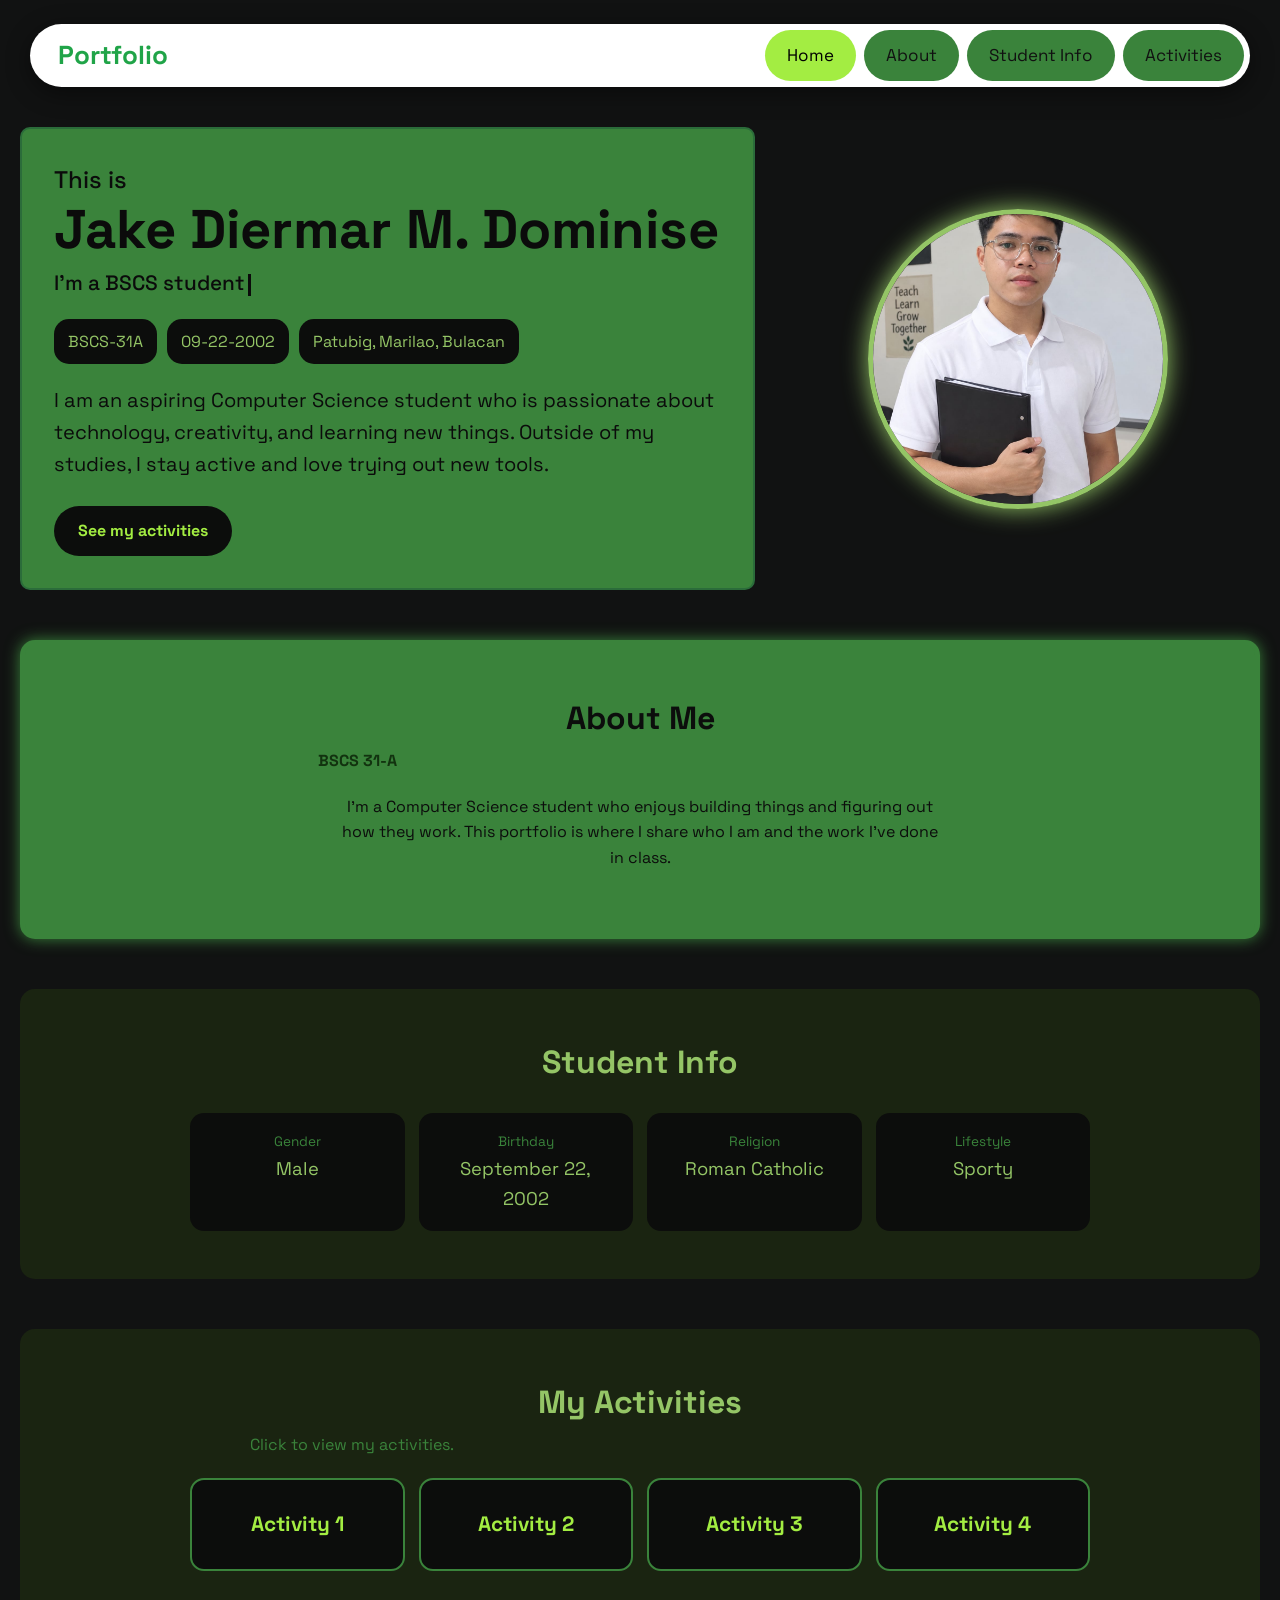
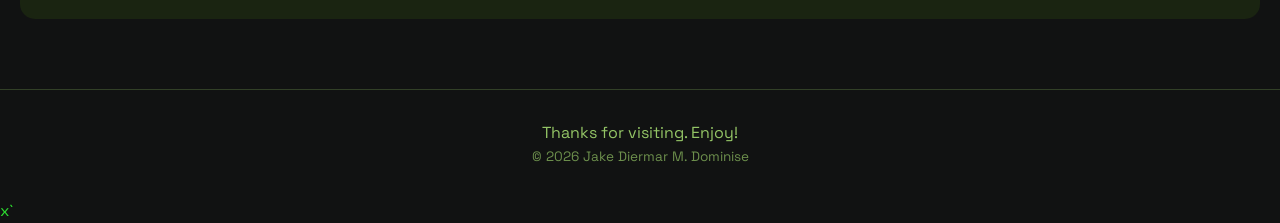
<file: index.html>
<!DOCTYPE html>
<html lang="en">
<head>
    <meta charset="UTF-8">
    <meta name="viewport" content="width=device-width, initial-scale=1.0">
    <meta name="description" content="Portfolio of Jake Diermar M. Dominise, BSCS student.">
    <title>Jake Diermar M. Dominise | Portfolio</title>
    <link rel="preconnect" href="https://fonts.googleapis.com">
    <link rel="preconnect" href="https://fonts.gstatic.com" crossorigin>
    <link href="https://fonts.googleapis.com/css2?family=Space+Grotesk:wght@400;500;700&display=swap" rel="stylesheet">
    <link rel="stylesheet" href="style.css">
</head>
<body>
    <a class="skip" href="#main">Skip to content</a>

    <nav class="nav" aria-label="Main">
        <span class="brand">Portfolio</span>
        <button class="menu-btn" id="menuBtn" aria-expanded="false" aria-controls="navLinks" aria-label="Toggle menu">
            <span></span><span></span><span></span>
        </button>
        <div class="links" id="navLinks">
            <a href="#home">Home</a>
            <a href="#about">About</a>
            <a href="#student-info">Student Info</a>
            <a href="#activities">Activities</a>
        </div>
    </nav>

    <main id="main">
        <div class="content" id="home">
            <section class="hero">
                <h2>This is</h2>
                <h1>Jake Diermar M. Dominise</h1>
                <p class="role">I'm a <span id="typed"></span><span class="caret" aria-hidden="true"></span></p>
                <div class="other">
                    <p class="chip">BSCS-31A</p>
                    <p class="chip">09-22-2002</p>
                    <p class="chip">Patubig, Marilao, Bulacan</p>
                </div>
                <p class="intro">
                    I am an aspiring Computer Science student who is passionate about technology, creativity,
                    and learning new things. Outside of my studies, I stay active and love trying out new tools.
                </p>
                <a class="btn" href="#activities">See my activities</a>
            </section>
            <aside>
                <div class="photo" id="photo">
                    <img src="image.jpeg" alt="Portrait of Jake Diermar M. Dominise" class="image" id="photoImg">
                    <span class="initials" aria-hidden="true">JD</span>
                </div>
            </aside>
        </div>

        <div class="panel" id="about">
            <h2>About Me</h2>
            <p class="sub">BSCS 31-A</p>
            <p>
                I'm a Computer Science student who enjoys building things and figuring out how they work.
                This portfolio is where I share who I am and the work I've done in class.
            </p>
        </div>

        <div class="panel" id="student-info">
            <h2>Student Info</h2>
            <ul class="info">
                <li><span>Gender</span>Male</li>
                <li><span>Birthday</span>September 22, 2002</li>
                <li><span>Religion</span>Roman Catholic</li>
                <li><span>Lifestyle</span>Sporty</li>
            </ul>
        </div>

        <div class="panel" id="activities">
            <h2>My Activities</h2>
            <p class="sub">Click to view my activities.</p>
            <div class="cards">
                <a class="card" href="./Act1/Sample.html" target="_blank" rel="noopener">Activity 1</a>
                <a class="card" href="./Act2/activity.html" target="_blank" rel="noopener">Activity 2</a>
                <a class="card" href="./Act3/act.html" target="_blank" rel="noopener">Activity 3</a>
                <a class="card" href="./Act4/act3.html" target="_blank" rel="noopener">Activity 4</a>
            </div>
        </div>
    </main>

    <footer>
        <p>Thanks for visiting. Enjoy!</p>
        <p class="copy">&copy; <span id="year"></span> Jake Diermar M. Dominise</p>
    </footer>

    <button class="to-top" id="toTop" aria-label="Back to top">&uarr;</button>
    <script src="script.js" defer></script>
</body>
</html>x`
</file>
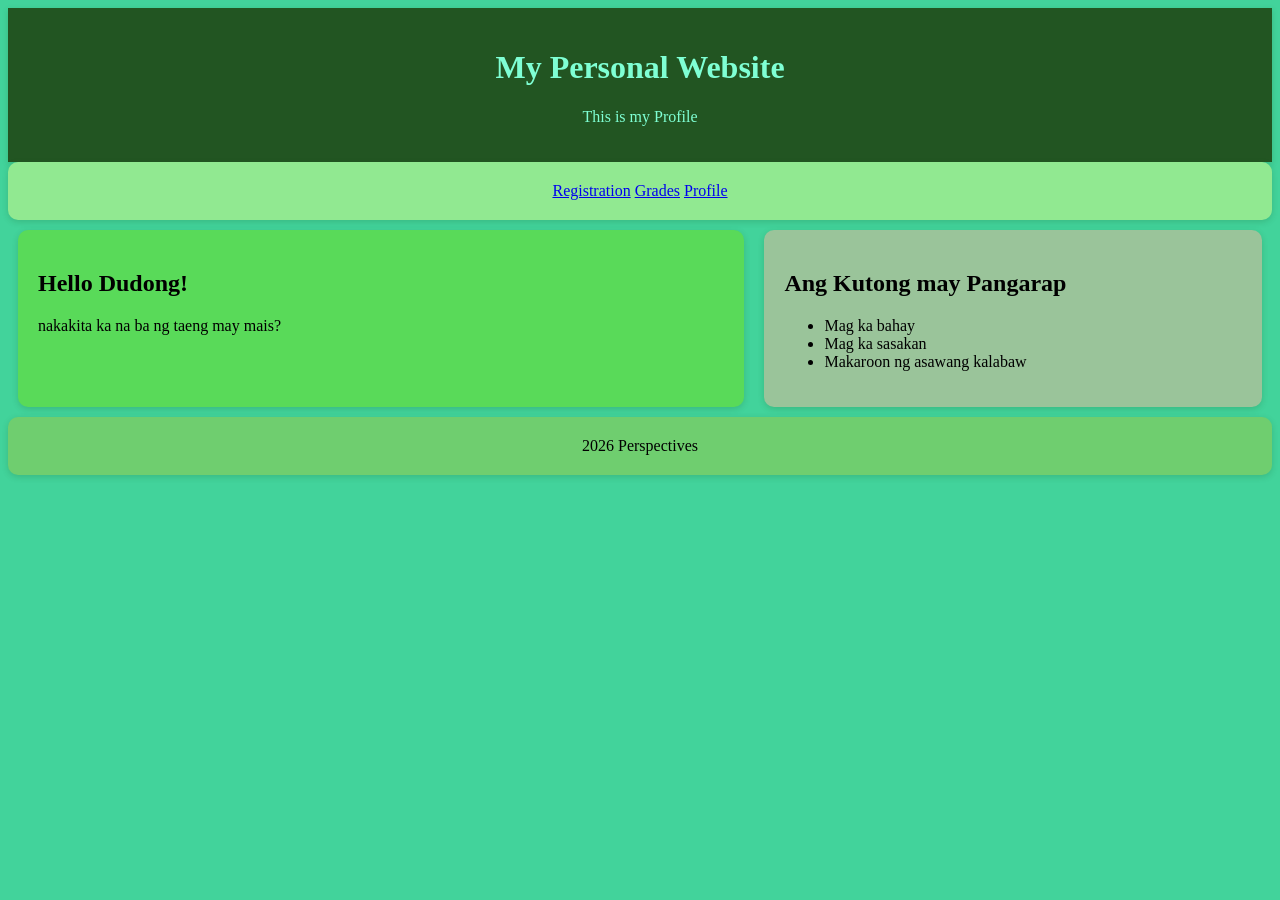
<file: Act1/dominise.html>
<!DOCTYPE html>
<html lang="en">
<head>
    <meta charset="UTF-8">
    <meta name="viewport" content="width=device-width, initial-scale=1.0">
    <title>Document</title>
    <link rel="stylesheet" href="dominise.css">
</head>
<body>
     <header class="head">
        <h1>My Personal Website </h1>
        <p>This is my Profile</p>
    </header>
    <Nav class="navi">
        <a href = "registrations.html">Registration</a>
        <a href = "grades.html">Grades</a>
        <a href="profiles.html">Profile</a>
    </Nav>
    <div class="content">
    <Section class = "card">
        <h1> Hello Dudong! </h1>
        <p>
            nakakita ka na ba ng taeng may mais?
        </p>
    </Section>
    <aside class = "aside">
        <h1>Ang Kutong may Pangarap</h1>
        <ul>
            <li>Mag ka bahay</li>
            <li>Mag ka sasakan</li>
            <li>Makaroon ng asawang kalabaw</li>
        </ul>
    </aside>
    </div>
    <footer class="foot">
        2026 Perspectives
    </footer>
</body>
</html>
</file>
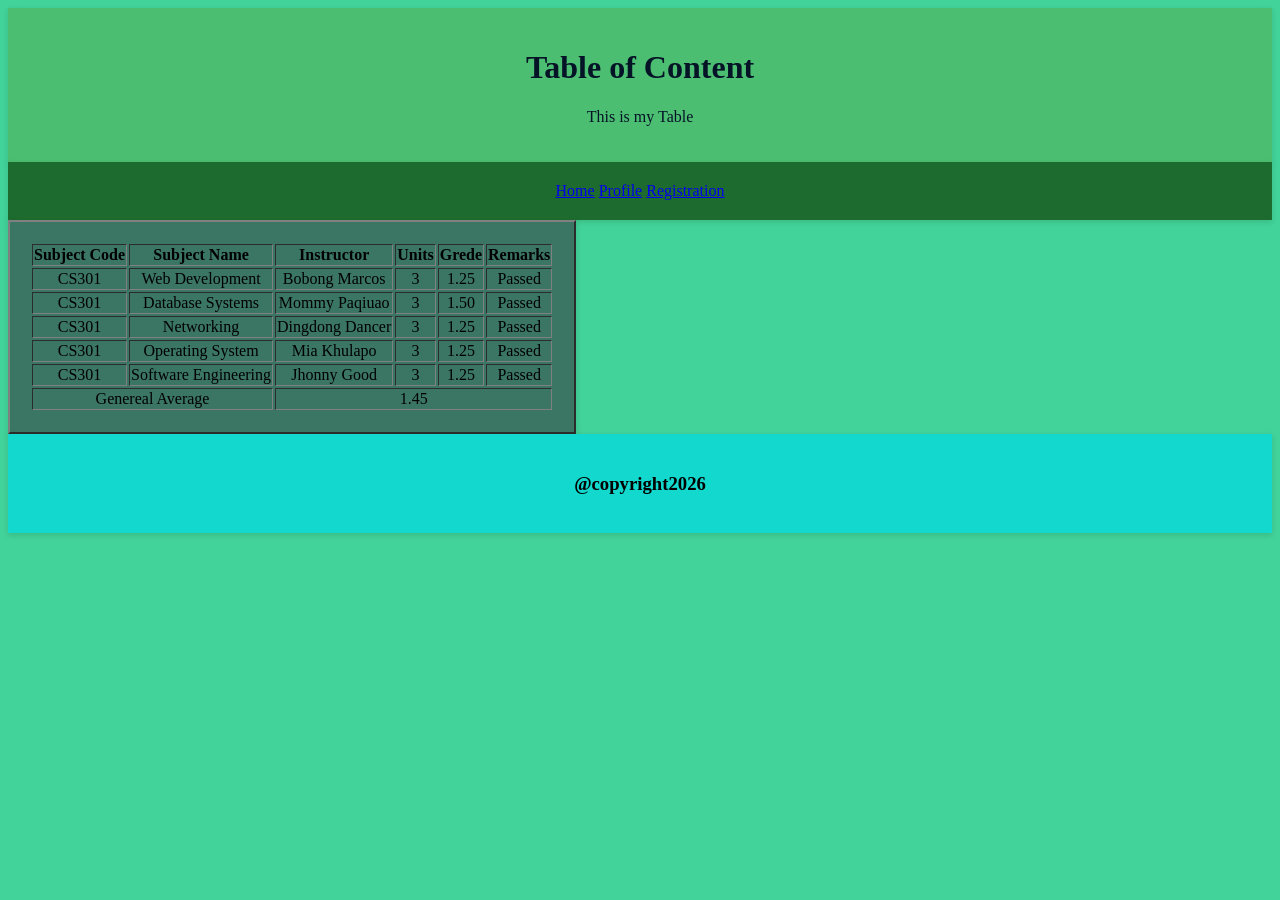
<file: Act1/grades.html>
<!DOCTYPE html>
<html lang="en">
<head>
    <meta charset="UTF-8">
    <meta name="viewport" content="width=device-width, initial-scale=1.0">
    <title>Document</title>
    <link rel="stylesheet" href="dominise.css">
</head>
<body>
     <header class="header4">
        <h1>Table of Content</h1>
        <p>This is my Table</p>
    </header>
    <Nav class="nav4">
        <a href="dominise.html">Home</a>
        <a href = "profiles.html">Profile</a>
        <a href = "registrations.html">Registration</a>
    </Nav>
    <div class="div4">
    <table border="2" class="table">
        <tr>
            <th>Subject Code</th>
            <th>Subject Name</th>
            <th>Instructor</th>
            <th>Units</th>
            <th>Grede</th>
            <th>Remarks</th>
        </tr>

        <tr align="center">
            <td>CS301</td>
            <td>Web Development</td>
            <td>Bobong Marcos</td>
            <td>3</td>
            <td>1.25</td>
            <td>Passed</td>
        </tr>

          <tr align="center">
            <td>CS301</td>
            <td>Database Systems</td>
            <td>Mommy Paqiuao</td>
            <td>3</td>
            <td>1.50</td>
            <td>Passed</td>
        </tr>

          <tr align="center">
            <td>CS301</td>
            <td>Networking</td>
            <td>Dingdong Dancer</td>
            <td>3</td>
            <td>1.25</td>
            <td>Passed</td>
        </tr>

          <tr align="center">
            <td>CS301</td>
            <td>Operating System</td>
            <td>Mia Khulapo</td>
            <td>3</td>
            <td>1.25</td>
            <td>Passed</td>
        </tr>

          <tr align="center">
            <td>CS301</td>
            <td>Software Engineering</td>
            <td>Jhonny Good</td>
            <td>3</td>
            <td>1.25</td>
            <td>Passed</td>
        </tr>

          
            <td colspan = "2">Genereal Average</td>
            <td colspan = "4">1.45</td>
            
          
        </tr>
    </table>
    </div>
    <footer class="footer4">
        <h3>@copyright2026</h3>
    </footer>
    
</body>
</html>
</file>
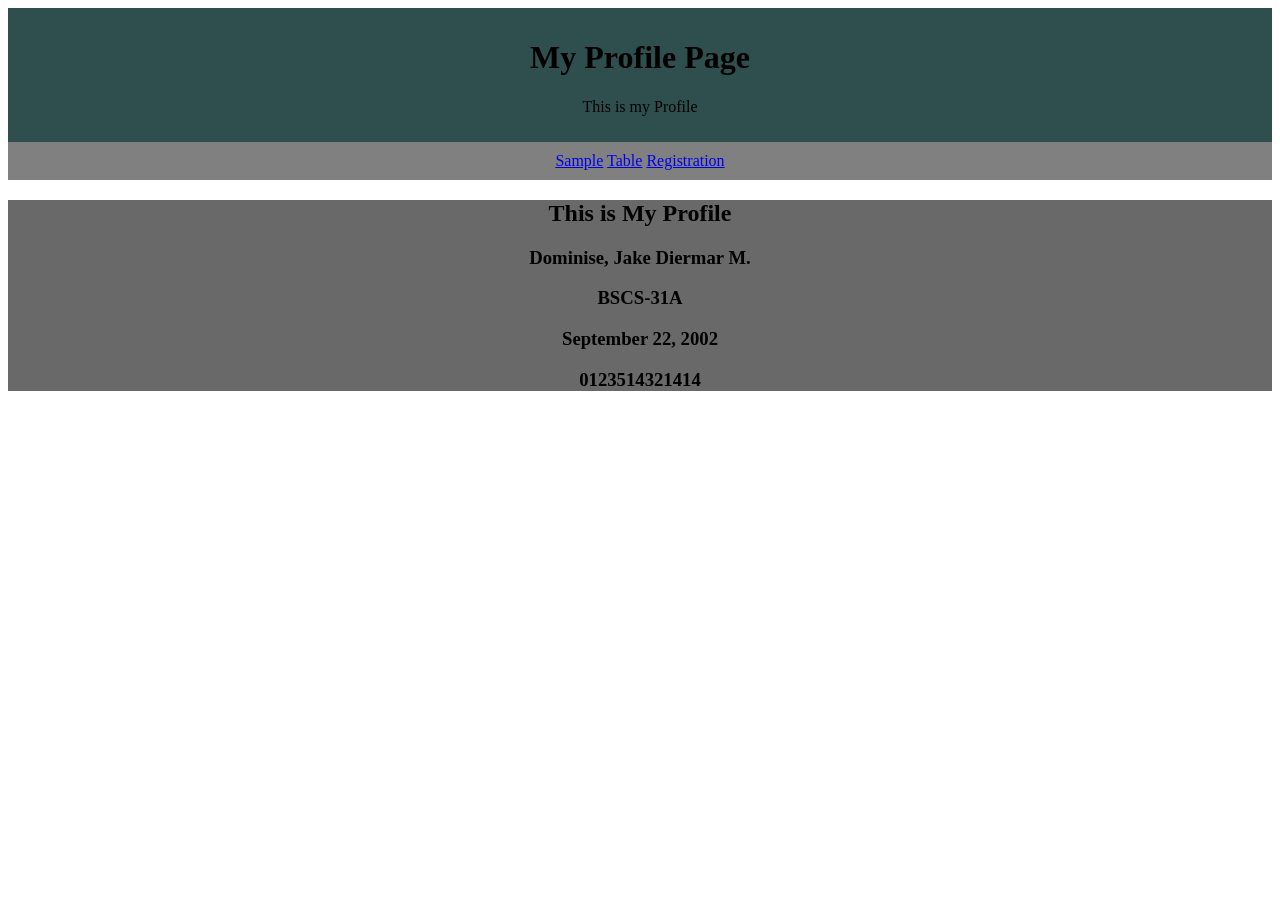
<file: Act1/Profile.html>
<!DOCTYPE html>
<html lang="en">
<head>
    <meta charset="UTF-8">
    <meta name="viewport" content="width=device-width, initial-scale=1.0">
    <title>Document</title>
</head>
<body>
    <header style="background-color: darkslategrey; text-align:center; padding: 10px">
        <h1>My Profile Page</h1>
        <p>This is my Profile</p>
    </header>
    <Nav style="background-color: grey; text-align:center; padding: 10px">
        <a href = "Sample.html">Sample</a>
        <a href = "Table.html">Table</a>
        <a href = "Registration.html">Registration</a>
    </Nav>
    <div >
    <Section style="background-color: dimgray;  text-align:center">
        <h1> This is My Profile </h1>
        <h3>Dominise, Jake Diermar M.</h3>
        <h3>BSCS-31A</h3>
        <h3>September 22, 2002</h3>
        <h3>0123514321414</h3>

    </Section>
</body>
</html>
</file>
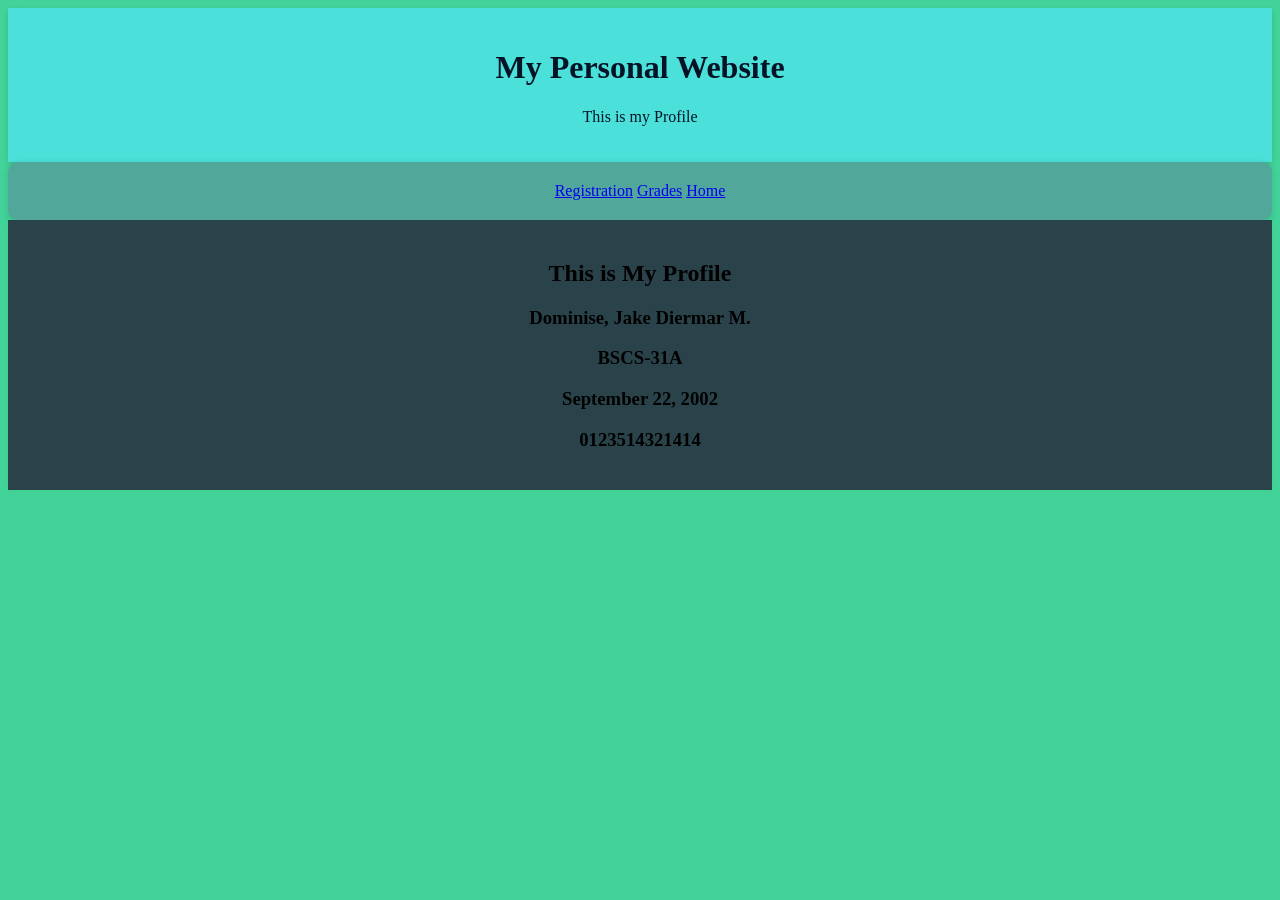
<file: Act1/profiles.html>
<!DOCTYPE html>
<html lang="en">
<head>
    <meta charset="UTF-8">
    <meta name="viewport" content="width=device-width, initial-scale=1.0">
    <title>Document</title>
    <link rel="stylesheet" href="dominise.css">
</head>
<body>
     <header class="header3">
        <h1>My Personal Website </h1>
        <p>This is my Profile</p>
    </header>
    <Nav class="nav3">
        <a href = "registrations.html">Registration</a>
        <a href = "grades.html">Grades</a>
        <a href="dominise.html">Home</a>
    </Nav>
    <div >
    <Section class="section3">
        <h1> This is My Profile </h1>
        <h3>Dominise, Jake Diermar M.</h3>
        <h3>BSCS-31A</h3>
        <h3>September 22, 2002</h3>
        <h3>0123514321414</h3>

    </Section>
</body>
</html>
</file>
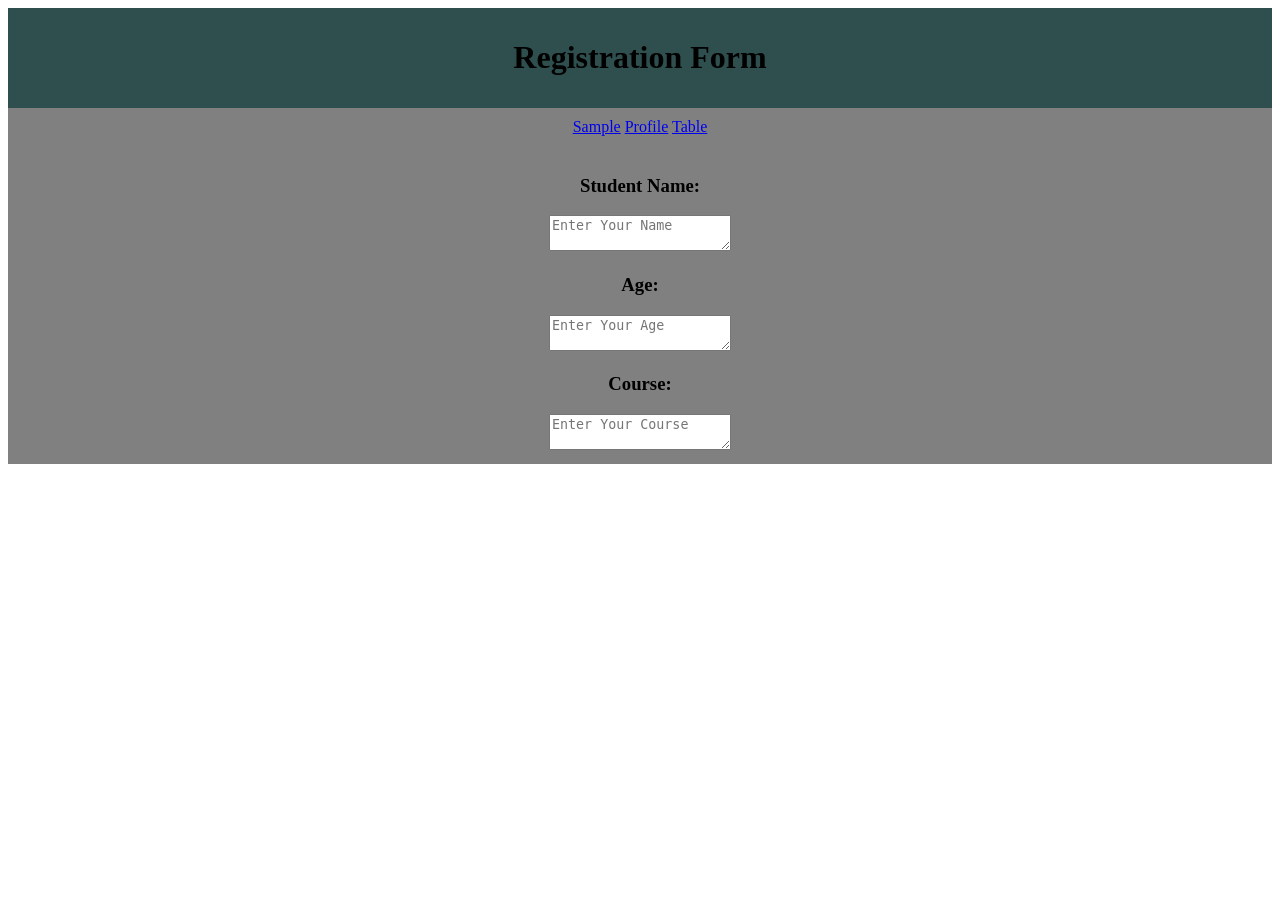
<file: Act1/Registration.html>
<!DOCTYPE html>
<html lang="en">
<head>
    <meta charset="UTF-8">
    <meta name="viewport" content="width=device-width, initial-scale=1.0">
    <title>Document</title>
</head>
<body>
    <header style="background-color: darkslategrey; text-align:center; padding: 10px">
        <h1>Registration Form</h1>
 
    </header>
    <nav style="background-color: grey; text-align:center; padding: 10px">
         <a href = "Sample.html">Sample</a>
         <a href = "Profile.html">Profile</a>
        <a href = "Table.html">Table</a>
    </nav>
    <div style="background-color: grey; text-align:center; padding: 10px">
    <form>
        <h3>Student Name:</h3>
        <textarea rows ="2"; name="StudentName" placeholder="Enter Your Name"></textarea>
    </form>
     <form>
        <h3>Age:</h3>
        <textarea rows ="2"; name="Age" placeholder="Enter Your Age"></textarea>
    </form>
     <form>
        <h3>Course:</h3>
        <textarea rows ="2"; name="Couse" placeholder="Enter Your Course"></textarea>
    </form>
</body>
</html>
</file>
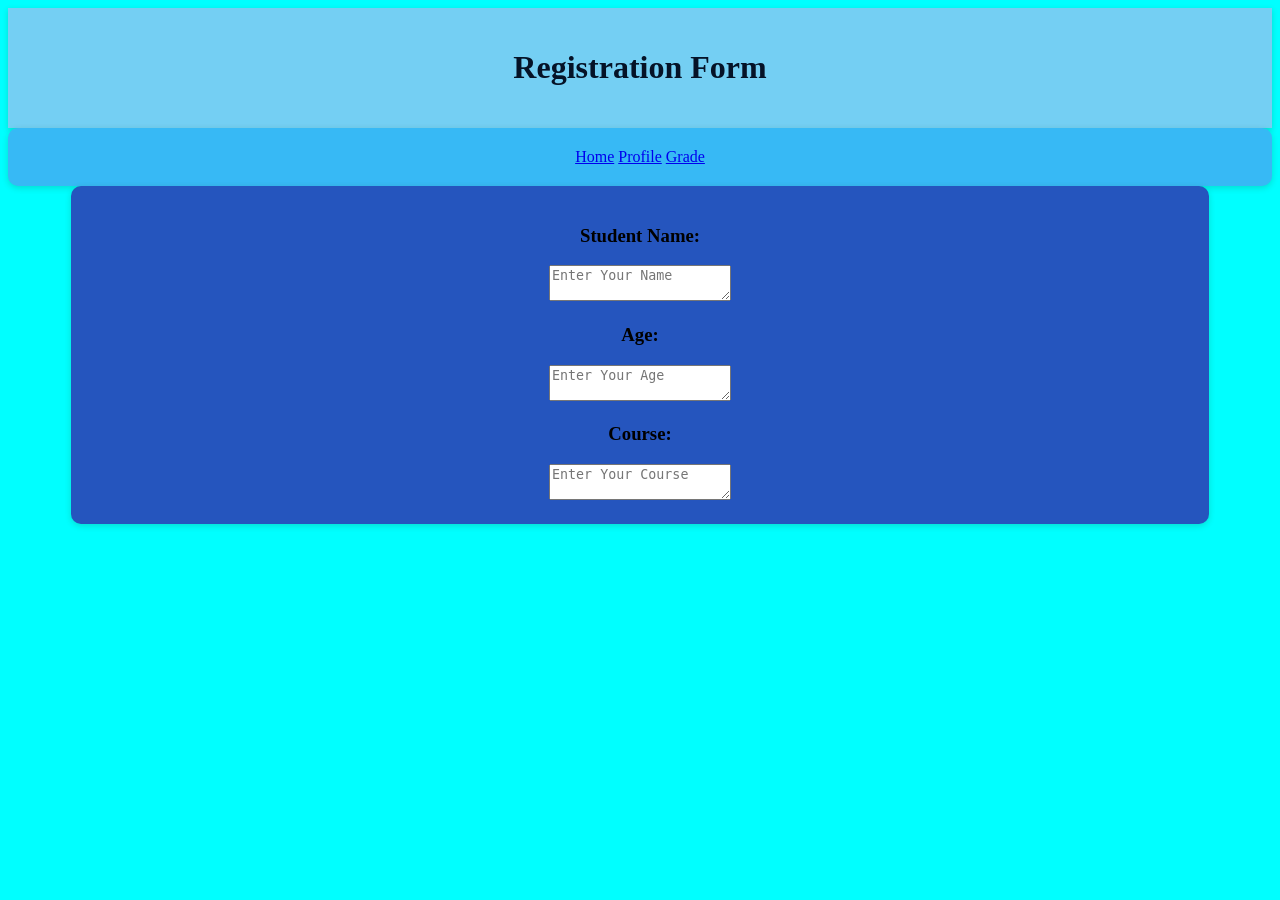
<file: Act1/registrations.html>
<!DOCTYPE html>
<html lang="en">
<head>
    <meta charset="UTF-8">
    <meta name="viewport" content="width=device-width, initial-scale=1.0">
    <title>Document</title>
    <link rel="stylesheet" href="dominise.css">
</head>
<body class="bodies">
    <header class="heads">
        <h1>Registration Form</h1>

    </header>
    <nav class="navii">
         <a href = "dominise.html">Home</a>
         <a href = "profiles.html">Profile</a>
        <a href = "grades.html">Grade</a>
    </nav>
    <div class="divini">
    <form>
        <h3>Student Name:</h3>
        <textarea rows ="2"; name="StudentName" placeholder="Enter Your Name"></textarea>
    </form>
     <form>
        <h3>Age:</h3>
        <textarea rows ="2"; name="Age" placeholder="Enter Your Age"></textarea>
    </form>
     <form>
        <h3>Course:</h3>
        <textarea rows ="2"; name="Couse" placeholder="Enter Your Course"></textarea>
    </form>
    </div>
    
</body>
</html>
</file>
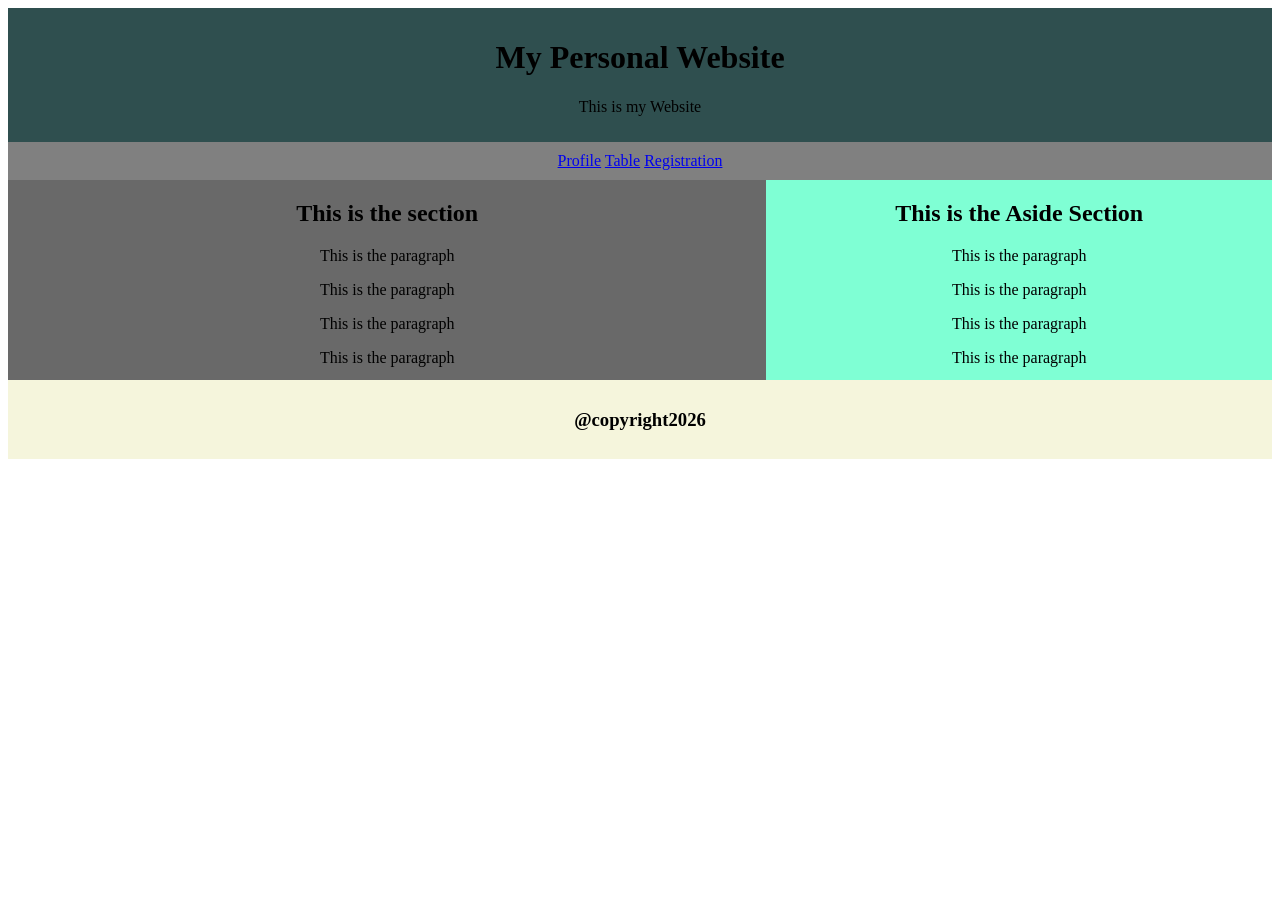
<file: Act1/Sample.html>
<!DOCTYPE html>
<html lang="en">
<head>
    <meta charset="UTF-8">
    <meta name="viewport" content="width=<device-width>, initial-scale=1.0">
    <title>Document</title>
</head>
<body>
    <header style="background-color: darkslategrey; text-align:center; padding: 10px">
        <h1>My Personal Website</h1>
        <p>This is my Website</p>
    </header>
    <Nav style="background-color: grey; text-align:center; padding: 10px">
        <a href = "Profile.html">Profile</a>
        <a href = "Table.html">Table</a>
        <a href = "Registration.html">Registration</a>
    </Nav>
    <div style="display: flex;  ">
    <Section style="background-color: dimgray; width: 60%; height: 200px; float:left; text-align:center">
        <h1> This is the section </h1>
            <p>This is the paragraph</p>
            <p>This is the paragraph</p>
            <p>This is the paragraph</p>
            <p>This is the paragraph</p>

    </Section>
    <Aside style="background-color:aquamarine; width: 40%; height: 200px; float:right; text-align:center">
        <h1> This is the Aside Section</h1>
        <p>This is the paragraph</p>
        <p>This is the paragraph</p>
        <p>This is the paragraph</p>
        <p>This is the paragraph</p>
    </Aside>
    </div>
    <footer style="background-color:beige;text-align:center;padding: 10px">
        <h3>@copyright2026</h3>
    </footer>

</body>
</html>


<table>
    <tr>
        <th></th>
        <th></th>
        <th></th>
        <th></th>
        <th></th>
    </tr>
</table>
</file>
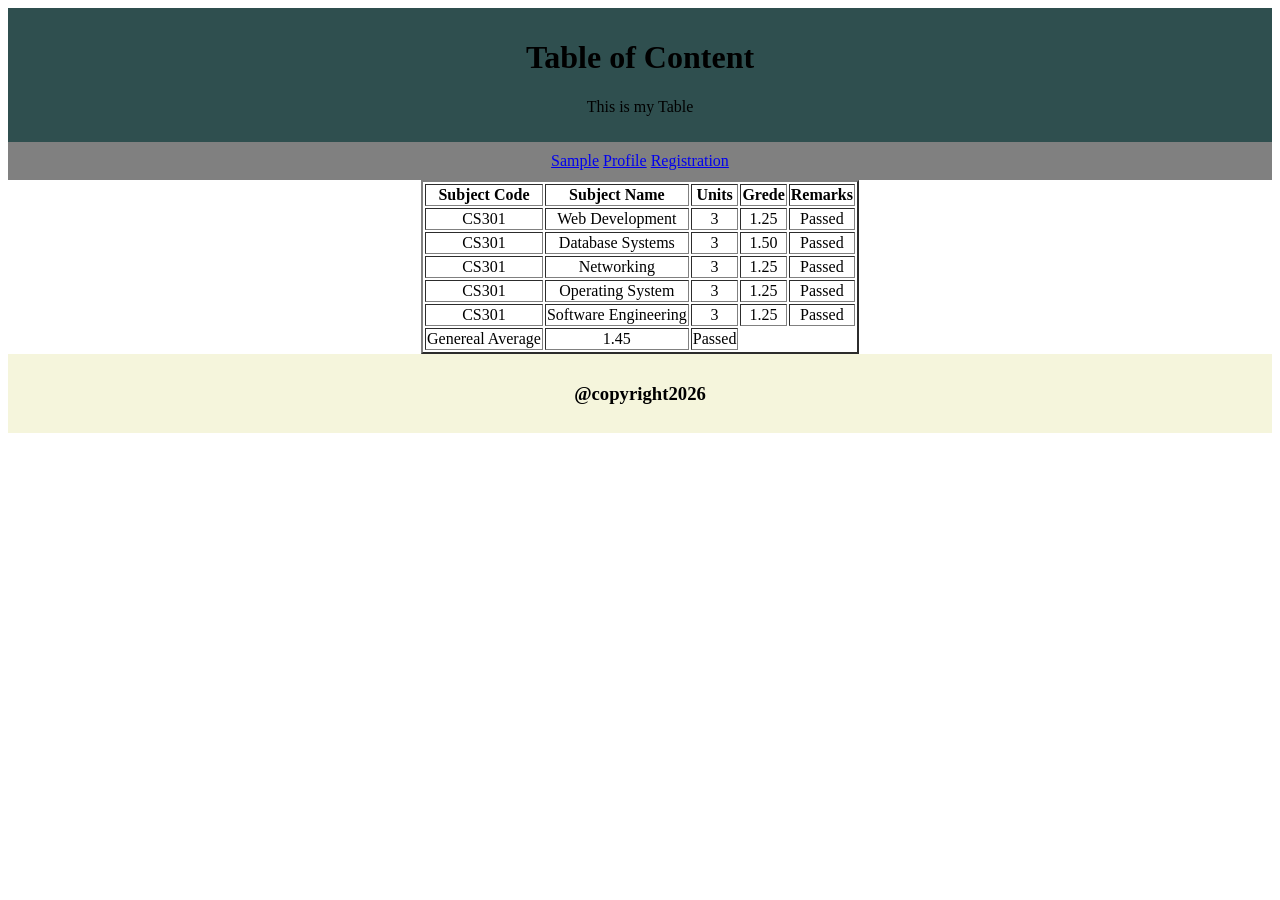
<file: Act1/Table.html>
<!DOCTYPE html>
<html lang="en">
<head>
    <meta charset="UTF-8">
    <meta name="viewport" content="width=device-width, initial-scale=1.0">
    <title>Document</title>
</head>
<body>
     <header style="background-color: darkslategrey; text-align:center; padding: 10px">
        <h1>Table of Content</h1>
        <p>This is my Table</p>
    </header>
    <Nav style="background-color: grey; text-align:center; padding: 10px">
        <a href="Sample.html">Sample</a>
        <a href = "Profile.html">Profile</a>
        <a href = "Registration.html">Registration</a>
    </Nav>
    <div style="display: flex;  ">
    <table border="2" align= "center">
        <tr>
            <th>Subject Code</th>
            <th>Subject Name</th>
            <th>Units</th>
            <th>Grede</th>
            <th>Remarks</th>
        </tr>

        <tr align="center">
            <td>CS301</td>
            <td>Web Development</td>
            <td>3</td>
            <td>1.25</td>
            <td>Passed</td>
        </tr>

          <tr align="center">
            <td>CS301</td>
            <td>Database Systems</td>
            <td>3</td>
            <td>1.50</td>
            <td>Passed</td>
        </tr>

          <tr align="center">
            <td>CS301</td>
            <td>Networking</td>
            <td>3</td>
            <td>1.25</td>
            <td>Passed</td>
        </tr>

          <tr align="center">
            <td>CS301</td>
            <td>Operating System</td>
            <td>3</td>
            <td>1.25</td>
            <td>Passed</td>
        </tr>

          <tr align="center">
            <td>CS301</td>
            <td>Software Engineering</td>
            <td>3</td>
            <td>1.25</td>
            <td>Passed</td>
        </tr>

          <tr align="center">
            <td clospan = "3">Genereal Average</td>
            <td clospan = "2">1.45</td>
            <td>Passed</td>
          
        </tr>
    </table>
    </div>
    <footer style="background-color:beige;text-align:center;padding: 10px">
        <h3>@copyright2026</h3>
    </footer>
    
</body>
</html>
</file>
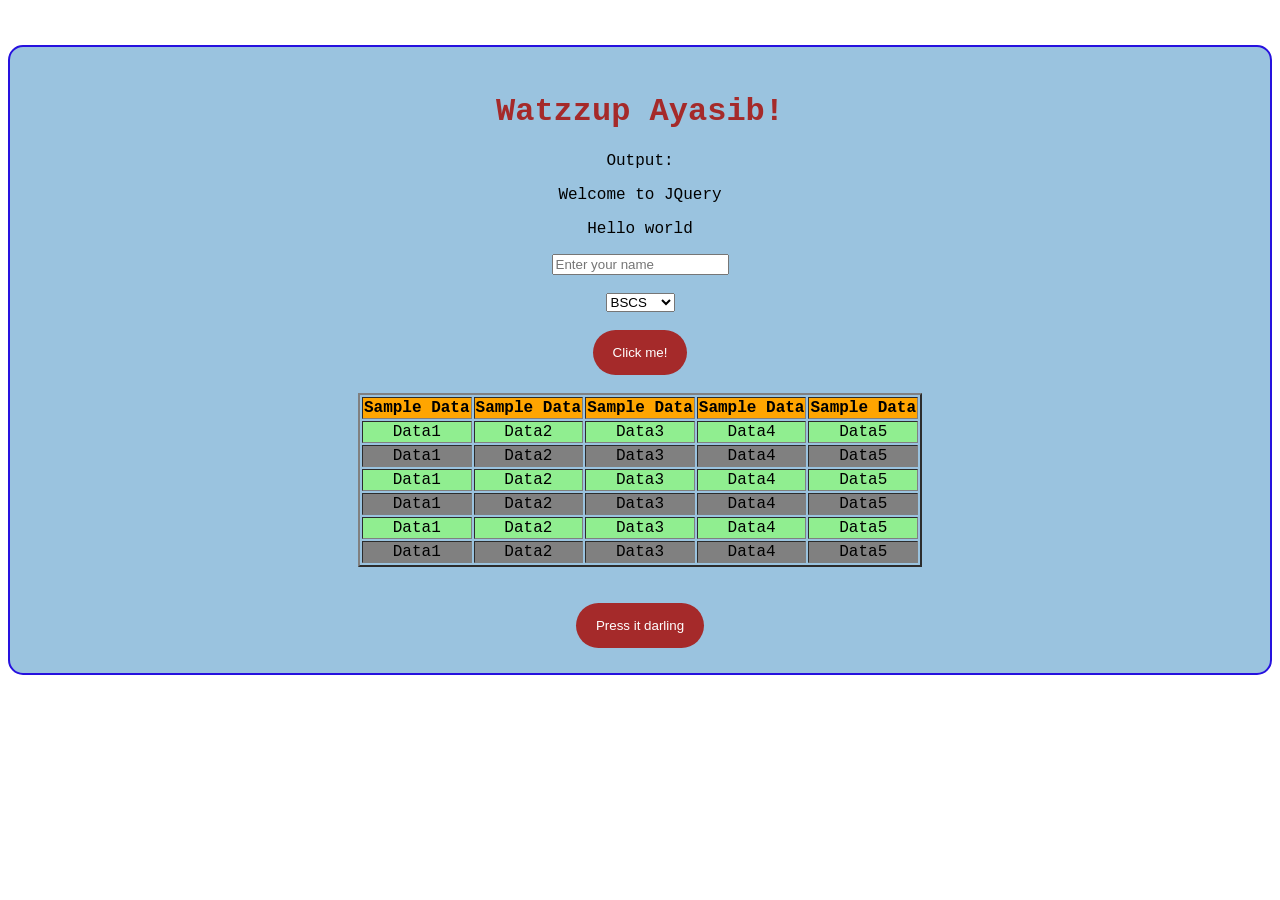
<file: Act2/act3.html>
<!DOCTYPE html>
<html lang="en">
<head>
    <meta charset="UTF-8">
    <meta name="viewport" content="width=device-width, initial-scale=1.0">
    <title>Document</title>
    <script src="https://code.jquery.com/jquery-3.7.1.min.js"></script>
</head>
<style>
            body{
                text-align: center;
                margin-top: 45px;
                font-family: 'Courier New', Courier, monospace;
            }

            .card{
               background-color: rgb(154, 195, 223);
                border: solid 2px rgb(38, 17, 223);
                border-radius: 15px;
                padding: 25px;
            }

            button{
                padding: 15px 20px;
                background-color: brown;
                color: white;
                border-radius: 25px;
                border: none;
            }
        </style>
<body>
    <div class="card">

        <h1 id="title">Hello BSCS31A</h1>

        <p id="message">Output:</p>

        <p class="intro">Welcome to JQuery</p>
        <p>Hello world</p>

        <input id="name" type="text"placeholder="Enter your name">
        <br><br>

        <select  id="course">
            <option>BSCS</option>
            <option>BSIT</option>
            <option>BSOAD</option>
        </select>

        <br><br>
        <button id="btn">Click me!</button>
        <br><br>
        
        <table border="2" align="center" id="table">
            <tr>
                <th>Sample Data</th>
                <th>Sample Data</th>
                <th>Sample Data</th>
                <th>Sample Data</th>
                <th>Sample Data</th>
            </tr>
            <tr>
                <td>Data1</td>
                <td>Data2</td>
                <td>Data3</td>
                <td>Data4</td>
                <td>Data5</td>
            </tr>
             <tr>
                <td>Data1</td>
                <td>Data2</td>
                <td>Data3</td>
                <td>Data4</td>
                <td>Data5</td>
            </tr>
             <tr>
                <td>Data1</td>
                <td>Data2</td>
                <td>Data3</td>
                <td>Data4</td>
                <td>Data5</td>
            </tr>
             <tr>
                <td>Data1</td>
                <td>Data2</td>
                <td>Data3</td>
                <td>Data4</td>
                <td>Data5</td>
            </tr>
             <tr>
                <td>Data1</td>
                <td>Data2</td>
                <td>Data3</td>
                <td>Data4</td>
                <td>Data5</td>
            </tr>
             <tr>
                <td>Data1</td>
                <td>Data2</td>
                <td>Data3</td>
                <td>Data4</td>
                <td>Data5</td>
            </tr>
        </table>

        <br><br>
        <button id="btn2">Press it darling</button>

        

       

    </div>
</body>
<script src="script.js"></script>
</html>
</file>
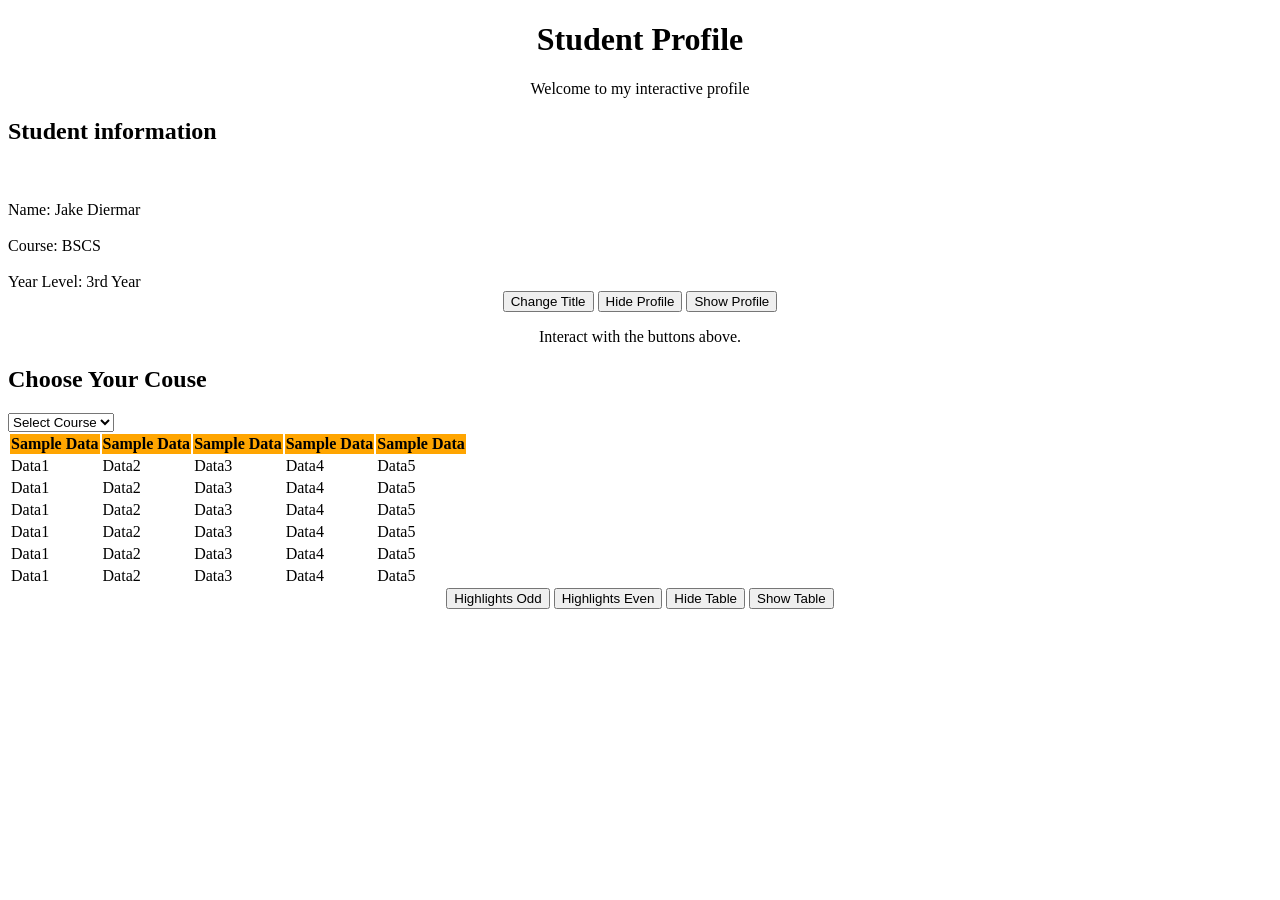
<file: Act2/activity.html>
<!DOCTYPE html>
<html lang="en">
<head>
    <meta charset="UTF-8">
    <meta name="viewport" content="width=device-width, initial-scale=1.0">
    <title>Document</title>
    <script src="https://code.jquery.com/jquery-3.7.1.min.js"></script>
</head>
<body>
    <div align="center">
    <h1 id="title">Student Profile</h1>
    <p>Welcome to my interactive profile</p>
    </div>
    <div id="profile">
        <h2>Student information</h2>
        <br><br>
        <label>Name: </label>
        <label id="name">Jake Diermar</label>
        <br><br>
        <label>Course: </label>
        <label id="course">BSCS</label>
        <br><br>
        <label>Year Level: </label>
        <label id="Year">3rd Year</label>
    </div>

    <div   align="center">
    <button id="change">Change Title</button>
    <button id="hide">Hide Profile</button>
    <button id="show">Show Profile</button>
    <p>Interact with the buttons above. </p>
    </div>

    <div>
        <h2>Choose Your Couse</h2>

        <select name="" id="select">
            <option>Select Course</option>
            <option>BSCS</option>
            <option>BSIT</option>
        </select>
        
    </div>

    <table id="table">
         <tr>
                <th>Sample Data</th>
                <th>Sample Data</th>
                <th>Sample Data</th>
                <th>Sample Data</th>
                <th>Sample Data</th>
        </tr>

        <tr>
                <td>Data1</td>
                <td>Data2</td>
                <td>Data3</td>
                <td>Data4</td>
                <td>Data5</td>
            </tr>
             <tr>
                <td>Data1</td>
                <td>Data2</td>
                <td>Data3</td>
                <td>Data4</td>
                <td>Data5</td>
            </tr>
             <tr>
                <td>Data1</td>
                <td>Data2</td>
                <td>Data3</td>
                <td>Data4</td>
                <td>Data5</td>
            </tr>
             <tr>
                <td>Data1</td>
                <td>Data2</td>
                <td>Data3</td>
                <td>Data4</td>
                <td>Data5</td>
            </tr>
             <tr>
                <td>Data1</td>
                <td>Data2</td>
                <td>Data3</td>
                <td>Data4</td>
                <td>Data5</td>
            </tr>
             <tr>
                <td>Data1</td>
                <td>Data2</td>
                <td>Data3</td>
                <td>Data4</td>
                <td>Data5</td>
            </tr>

    </table>

    <div align="center">
    <button id="odd">Highlights Odd</button>
    <button id="even">Highlights Even</button>
    <button id="hide1">Hide Table</button>
    <button id="show1">Show Table</button>
    </div>

    <script src="activity.js"></script>

</body>
</html>
</file>
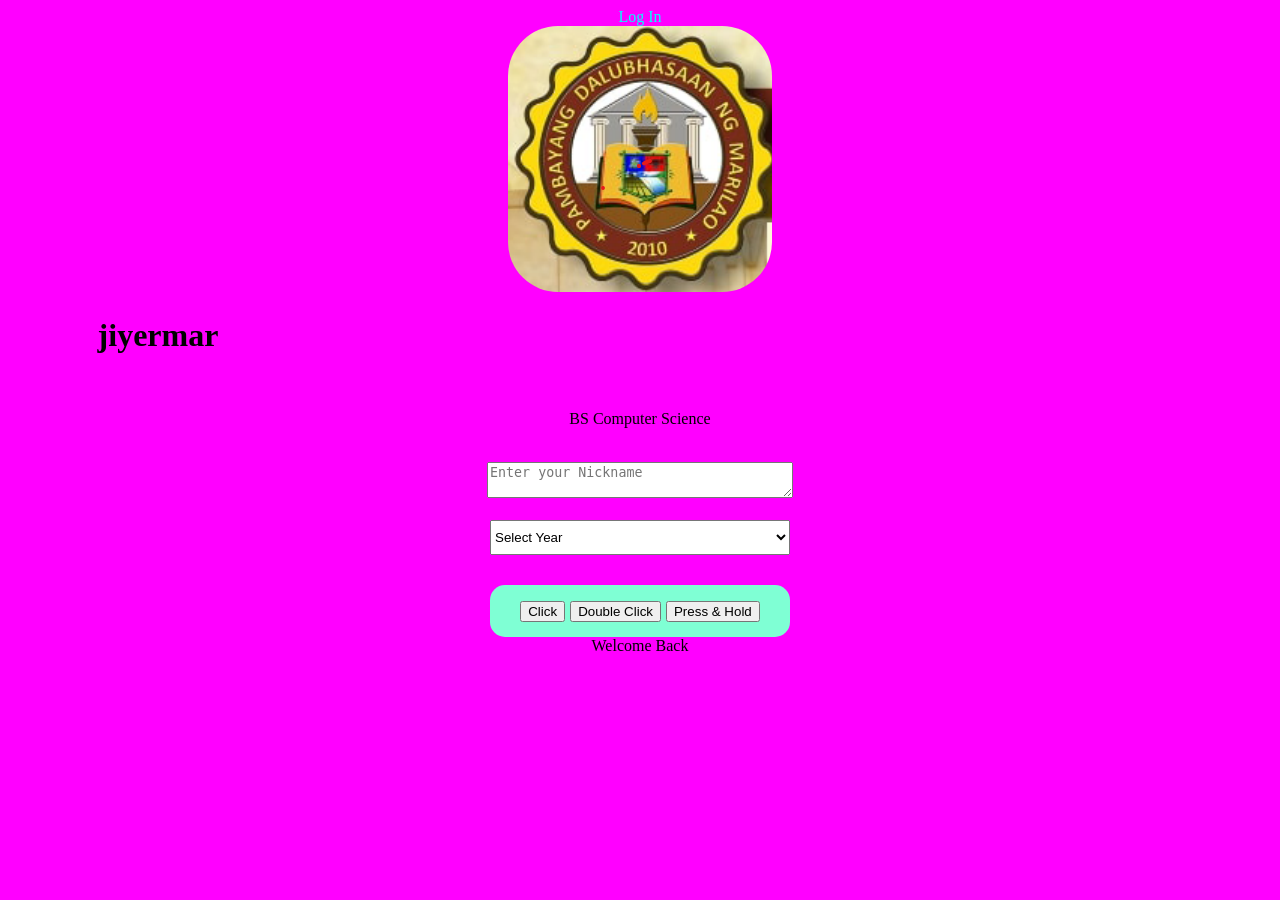
<file: Act3/act.html>
<!DOCTYPE html>
<html lang="en">
<head>
    <meta charset="UTF-8">
    <meta name="viewport" content="width=device-width, initial-scale=1.0">
    <title>Activity</title>
    <link rel="stylesheet" href="act.css">
</head>
<body>

    <div class="wewi">
    <header id="log">Log In</header>

    <img src="logo_png.png" alt="img">
    <br>
    <h1 id="name">jiyermar</h1>
    <br>
    <p>BS Computer Science</p>
    <br>

    <textarea name="name" id="name" placeholder="Enter your Nickname"></textarea>
    <br>
    <br>

    <select>
        <option>Select Year</option>
        <option>1st Year</option>
        <option>2nd Year</option>
        <option>3rd Year</option>
        <option>4th Year</option>
    </select>
    <br>
    <nav class="menu">
        <button>Click</button>
        <button>Double Click</button>
        <button>Press & Hold</button>
    </nav>
    <br>
    <section>Welcome Back</section>
    <footer></footer>
    </div>

    <script src = "script.js"></script>

</body>
</html>
</file>
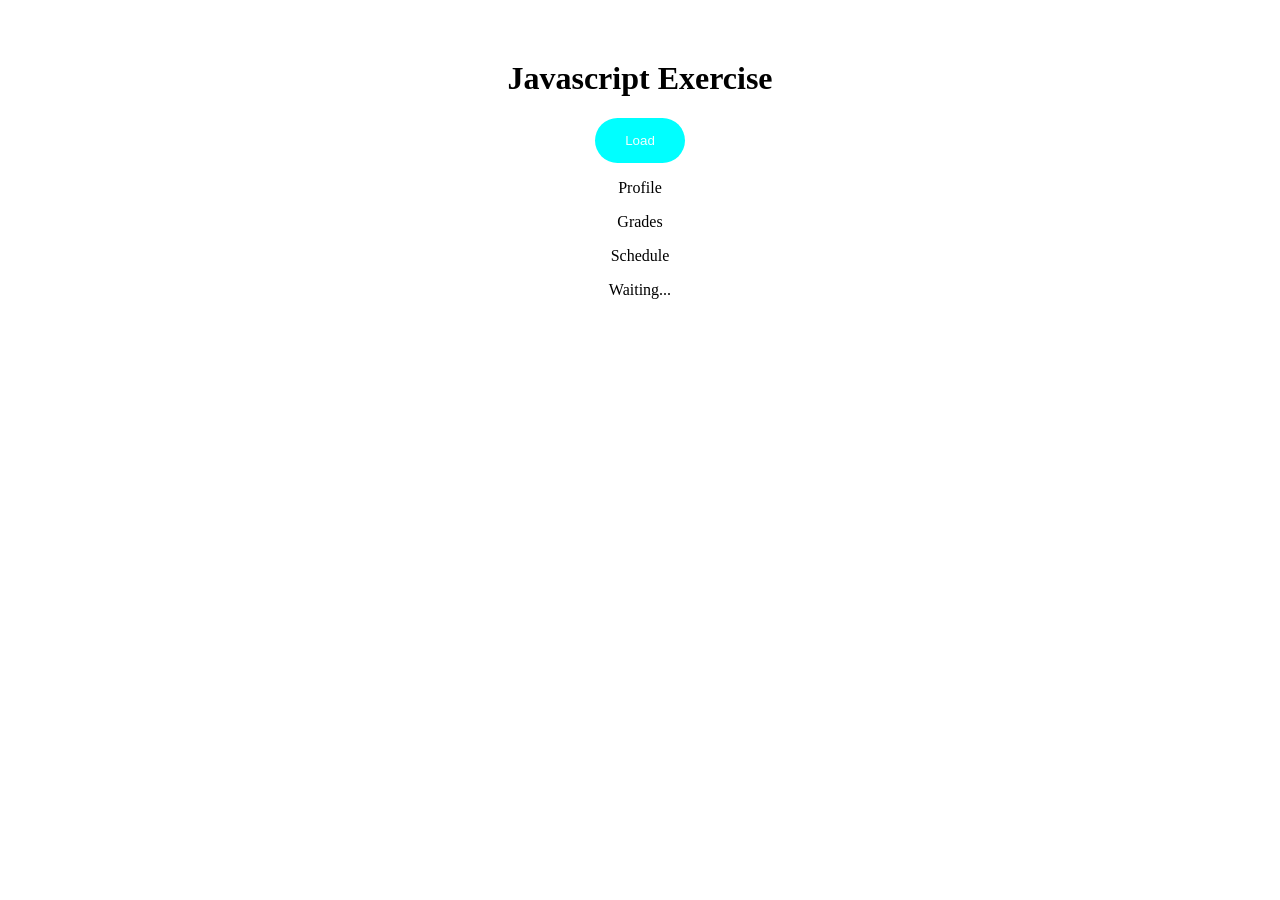
<file: Act3/exercise.html>
<!DOCTYPE html>
<html lang="en">
<head>
    <meta charset="UTF-8">
    <meta name="viewport" content="width=device-width, initial-scale=1.0">
    <title>Document</title>
</head>
<style>
    body {
        text-align: center;
        margin-top: 60px;
    }
    
    button{
        background-color: aqua;
        color: azure;
        border: none;
        padding: 15px 30px;
        border-radius: 50px;
    }
</style>    
<body>
    <h1> Javascript Exercise</h1>

    <button id="loadBtn">Load</button>

    <p id="profile">Profile</p>
    <p id="grades">Grades</p>
    <p id="schedule">Schedule</p>

    <p id="message">Waiting...</p>
    <script src="exercise.js"></script>
</body>
</html>
</file>
<file: style.css>
:root {
    --bg: #111212;
    --surface: #1a2411;
    --green: #3a833b;
    --green-bright: #a3ed42;
    --text: #2edc30;
    --soft: #94c566;
    --ink: #0c0d0c;
    --radius: 14px;
}

* { box-sizing: border-box; }
html { scroll-behavior: smooth; scroll-padding-top: 110px; }

body {
    margin: 0;
    background: var(--bg);
    color: var(--text);
    font-family: "Space Grotesk", system-ui, sans-serif;
    line-height: 1.6;
}

.skip {
    position: absolute; left: 12px; top: -60px;
    background: var(--green-bright); color: #000;
    padding: 10px 16px; border-radius: 8px; z-index: 100;
}
.skip:focus { top: 12px; }

:focus-visible { outline: 3px solid var(--green-bright); outline-offset: 3px; }

/* ---------- Nav ---------- */
.nav {
    position: sticky; top: 12px; z-index: 50;
    display: flex; align-items: center; justify-content: space-between;
    margin: 24px 30px 40px;
    padding: 6px 6px 6px 28px;
    background: #fff;
    border-radius: 50px;
    box-shadow: 0 6px 24px rgba(0, 0, 0, .45);
}
.brand { font-size: 26px; font-weight: 700; color: rgb(32, 164, 72); }
.links { display: flex; gap: 8px; }
.links a {
    background: var(--green);
    color: #111;
    text-decoration: none;
    padding: 12px 22px;
    border-radius: 50px;
    font-size: 17px;
    transition: background .2s, transform .2s;
}
.links a:hover, .links a.active { background: var(--green-bright); color: #000; }
.links a:hover { transform: translateY(-2px); }

.menu-btn { display: none; background: var(--green); border: 0; border-radius: 50px; padding: 14px 16px; cursor: pointer; }
.menu-btn span { display: block; width: 22px; height: 2px; background: #111; margin: 4px 0; transition: transform .25s, opacity .25s; }
.menu-btn[aria-expanded="true"] span:nth-child(1) { transform: translateY(6px) rotate(45deg); }
.menu-btn[aria-expanded="true"] span:nth-child(2) { opacity: 0; }
.menu-btn[aria-expanded="true"] span:nth-child(3) { transform: translateY(-6px) rotate(-45deg); }

/* ---------- Hero ---------- */
.content { display: flex; align-items: center; gap: 20px; margin: 20px 20px 0; }
.hero {
    flex: 3;
    background: var(--green);
    color: #0b0b0b;
    border: 2px solid rgb(43, 108, 58);
    border-radius: 10px;
    padding: 32px;
    animation: rise .7s ease-out both;
}
.hero h2 { margin: 0; font-weight: 500; }
.hero h1 { margin: 0 0 8px; font-size: clamp(2rem, 5vw, 3.4rem); line-height: 1.1; }
.role { font-size: 1.3rem; margin: 0 0 18px; font-weight: 500; }
.caret { display: inline-block; width: 3px; height: 1.1em; background: #0b0b0b; margin-left: 3px; vertical-align: text-bottom; animation: blink 1s steps(1) infinite; }

.other { display: flex; flex-wrap: wrap; gap: 10px; }
.chip { margin: 0; background: var(--ink); color: var(--soft); border-radius: 15px; padding: 10px 14px; }
.intro { font-size: 1.25rem; max-width: 60ch; }
.btn {
    display: inline-block; margin-top: 6px;
    background: var(--ink); color: var(--green-bright);
    padding: 12px 24px; border-radius: 50px; text-decoration: none; font-weight: 700;
    transition: transform .2s, box-shadow .2s;
}
.btn:hover { transform: translateY(-2px); box-shadow: 0 0 18px rgba(163, 237, 66, .5); }

aside { flex: 2; display: flex; justify-content: center; padding: 20px; }
.photo { position: relative; width: 300px; height: 300px; max-width: 100%; }
.image {
    width: 100%; height: 100%;
    border-radius: 50%; object-fit: cover;
    border: 5px solid var(--soft);
    box-shadow: 0 0 25px var(--soft);
    position: relative; z-index: 1;
}
.initials {
    position: absolute; inset: 0; display: grid; place-items: center;
    border-radius: 50%; border: 5px solid var(--soft);
    font-size: 5rem; font-weight: 700; color: var(--soft);
    background: var(--surface);
}
.photo.has-image .initials { display: none; }

/* ---------- Panels ---------- */
.panel {
    margin: 50px 20px 0;
    padding: 48px 32px;
    background: var(--surface);
    border-radius: 15px;
    text-align: center;
}
.panel h2 { margin: 0 0 4px; font-size: 2rem; color: var(--soft); }
.panel .sub { margin: 0 0 20px; color: var(--green); }
.panel p { max-width: 60ch; margin-inline: auto; }

#about { background: var(--green); color: var(--ink); border: 5px solid var(--green); box-shadow: 0 0 15px var(--green); }
#about h2 { color: var(--ink); }
#about .sub { color: #12320f; font-weight: 700; }

.info {
    list-style: none; margin: 24px auto 0; padding: 0;
    display: grid; grid-template-columns: repeat(auto-fit, minmax(200px, 1fr)); gap: 14px; max-width: 900px;
}
.info li { background: var(--ink); border-radius: var(--radius); padding: 18px; color: var(--soft); font-size: 1.15rem; }
.info span { display: block; font-size: .85rem; color: var(--green); margin-bottom: 2px; }

.cards { display: grid; grid-template-columns: repeat(auto-fit, minmax(160px, 1fr)); gap: 14px; max-width: 900px; margin: 0 auto; }
.card {
    background: var(--ink); color: var(--green-bright);
    border: 2px solid var(--green); border-radius: var(--radius);
    padding: 28px 12px; text-decoration: none; font-size: 1.3rem; font-weight: 700;
    transition: transform .2s, background .2s, color .2s;
}
.card:hover { background: var(--green-bright); color: #000; transform: translateY(-4px); }

/* ---------- Footer & back-to-top ---------- */
footer { text-align: center; margin-top: 70px; padding: 30px 20px; border-top: 1px solid rgba(148, 197, 102, .25); color: var(--soft); }
footer p { margin: 0; }
.copy { font-size: .85rem; opacity: .7; }

.to-top {
    position: fixed; right: 20px; bottom: 20px;
    width: 46px; height: 46px; border-radius: 50%; border: 0;
    background: var(--green-bright); color: #000; font-size: 1.3rem; cursor: pointer;
    opacity: 0; pointer-events: none; transform: translateY(10px);
    transition: opacity .25s, transform .25s;
}
.to-top.show { opacity: 1; pointer-events: auto; transform: none; }

@keyframes rise { from { opacity: 0; transform: translateY(18px); } }
@keyframes blink { 50% { opacity: 0; } }

/* ---------- Responsive ---------- */
@media (max-width: 820px) {
    .nav { flex-wrap: wrap; margin: 16px 14px 30px; border-radius: 28px; padding: 6px 6px 6px 20px; }
    .menu-btn { display: block; }
    .links { display: none; flex-direction: column; width: 100%; padding: 10px 6px 6px; }
    .links.open { display: flex; }
    .links a { text-align: center; }
    .content { flex-direction: column-reverse; margin: 0 14px; }
    .panel { margin: 40px 14px 0; padding: 36px 20px; }
}

@media (prefers-reduced-motion: reduce) {
    html { scroll-behavior: auto; }
    * { animation: none !important; transition: none !important; }
}
</file>
<file: Act1/dominise.css>
body{
    background-color: #42d39b;
}
.head{
    background: #225522;
    padding:20px;
    box-shadow: 0 2px 6px rgba(25, 83, 28, 0.2);
    margin: 0;
    color: aquamarine;
    text-align: center;
}

.navi{
    background: #91e991;
    padding:20px;
    border-radius:10px;
    box-shadow: 0 2px 6px rgba(25, 83, 28, 0.2);
    text-align: center;
    
    
}
.content{
    display: flex;
}

.card{
    background: #59da59;
    padding:20px;
    border-radius:10px;
    box-shadow: 0 2px 6px rgba(25, 83, 28, 0.2);
    flex:3;
    margin: 10px;
    
}
.aside{
    background: #9ac49a;
    padding:20px;
    border-radius:10px;
    box-shadow: 0 2px 6px rgba(25, 83, 28, 0.2);
    flex:2;
    margin: 10px;

    
}

.foot{
    background: #6fce6f;
    padding:20px;
    border-radius:10px;
    box-shadow: 0 2px 6px rgba(25, 83, 28, 0.2);
    text-align: center;
}

.bodies{
    background-color: aqua;
}

.heads{
    background: #74cff3;
    padding:20px;
    box-shadow: 0 2px 6px rgba(25, 83, 28, 0.2);
    margin: 0;
    color: rgb(5, 19, 39);
    text-align: center;
}

.navii{
    background: #37b9f5;
    padding:20px;
    box-shadow: 0 2px 6px rgba(25, 83, 28, 0.2);
    text-align: center;
    border-radius:10px;
    
}

.divini{
    background: #2555be;
    padding:20px;
    box-shadow: 0 2px 6px rgba(25, 83, 28, 0.2);
    text-align: center;
    margin-inline-end: 5%;
    margin-inline-start: 5%;
    border-radius:10px;
    
}

.header3{
    background: #4be0d9;
    padding:20px;
    box-shadow: 0 2px 6px rgba(25, 83, 28, 0.2);
    margin: 0;
    color: rgb(5, 19, 39);
    text-align: center;
}

.nav3{
    background: #52a79b;
    padding:20px;
    box-shadow: 0 2px 6px rgba(25, 83, 28, 0.2);
    text-align: center;
    border-radius:10px;
}

.section3{
    background: #2a434b;
    padding:20px;
    box-shadow: 0 2px 6px rgba(74, 199, 80, 0.2);
    text-align: center;
}

.header4{
    background: #4cbe72;
    padding:20px;
    box-shadow: 0 2px 6px rgba(25, 83, 28, 0.2);
    margin: 0;
    color: rgb(5, 19, 39);
    text-align: center;
}

.nav4{
    background: #1d6b2e;
    padding:20px;
    box-shadow: 0 2px 6px rgba(25, 83, 28, 0.2);
    text-align: center;
}

.footer4{
    background: #12d8ce;
    padding:20px;
    box-shadow: 0 2px 6px rgba(25, 83, 28, 0.2);
    text-align: center;
}

.table{
    background: #3b7564;
    padding:20px;
    box-shadow: 0 2px 6px rgba(25, 83, 28, 0.2);
    text-align: center;
    margin:0%;
    
}
</file>
<file: Act3/act.css>
body{
    background-color: fuchsia;
}
img{
    border-radius: 50px;
}
#log{
    text-align: center;
    color: aqua;
}
.menu{
    display: flex;
    justify-content: center;
    gap: 20px;
    margin-top: 30px;
}
.menu {
    padding: 15px 30px;
    color: rgb(15, 15, 15);
    background-color: aquamarine;
    display: inline-block;
    text-decoration: none;
    border-radius: 15px;
    font-family: Arial, Helvetica, sans-serif;
    font-size: 18px;
    font-weight: 600;
}
.menu :hover{
    background-color: chocolate;
    color: darkgoldenrod;
}
.wewi{
    justify-content: center;
    text-align: center;
}
#name{
    width: 300px;
}
select{
    width: 300px;
    height: 35px;
}
</file>
